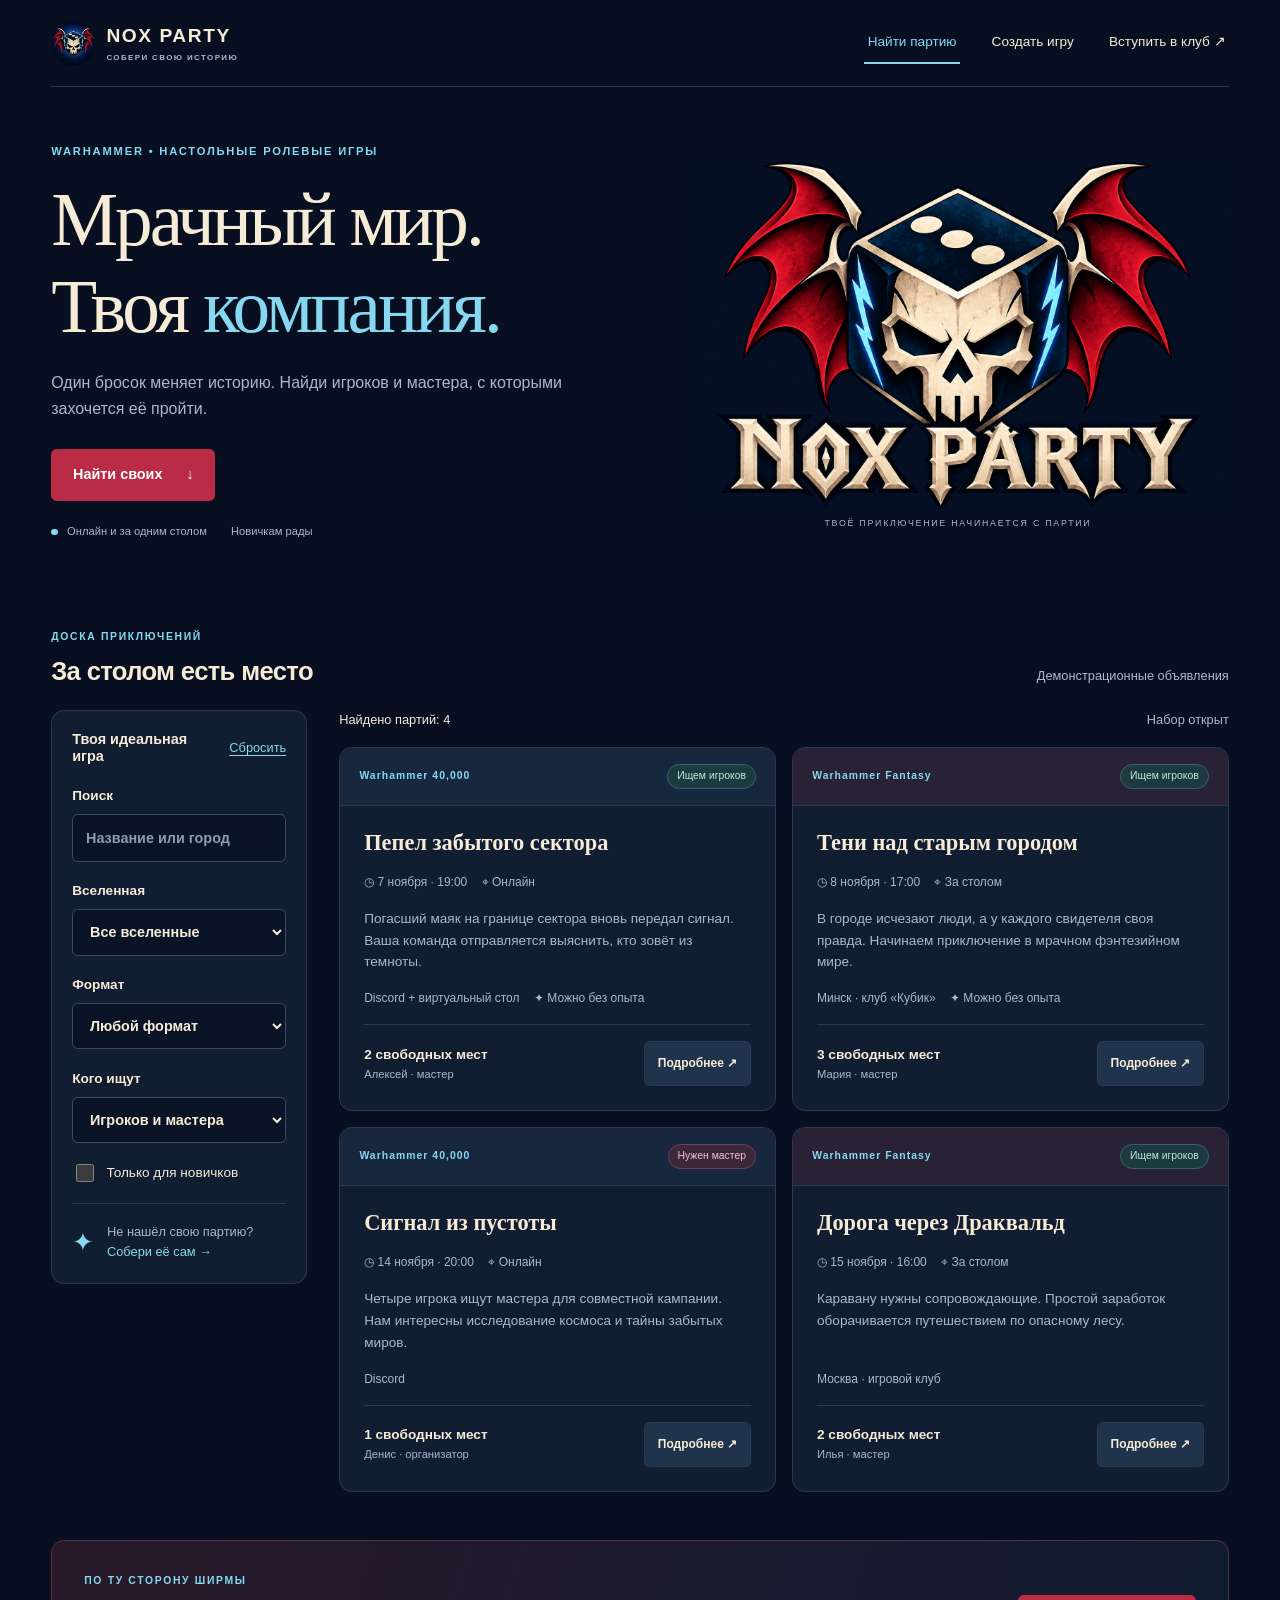
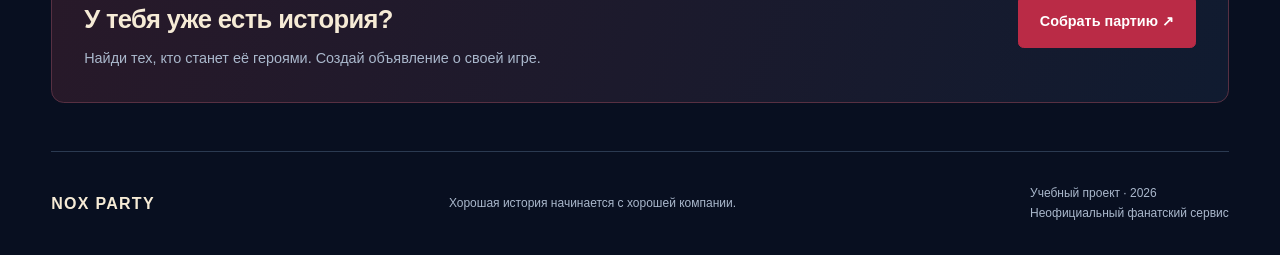
<file: index.html>
<!DOCTYPE html>
<html lang="ru">
<head>
  <meta charset="UTF-8">
  <meta name="viewport" content="width=device-width, initial-scale=1.0, maximum-scale=1.0, user-scalable=no">
  <meta name="theme-color" content="#080f20">
  <meta name="description" content="Nox Party — найди игроков и мастера для настольной ролевой игры во вселенной Warhammer.">
  <title>Найти партию — Nox Party</title>
  <link rel="stylesheet" href="css/reset.css">
  <link rel="stylesheet" href="css/style.css">
  <script src="js/app.js" defer></script>
</head>
<body data-page="search">
<a class="skip" href="#main">Перейти к содержимому</a>
<header class="header"><a class="brand" href="index.html"><img src="assets/emblem.png" alt="" width="48" height="48"><span>NOX PARTY<small>СОБЕРИ СВОЮ ИСТОРИЮ</small></span></a><nav aria-label="Основная навигация"><a href="index.html" data-nav="search">Найти партию</a><a href="create.html" data-nav="create">Создать игру</a><a href="profile.html" data-nav="profile" id="profile-link">Вступить в клуб <span>↗</span></a></nav></header>
<main id="main" tabindex="-1">
<section id="search" class="screen">
 <div class="hero"><div class="hero-copy"><p class="eyebrow">WARHAMMER • НАСТОЛЬНЫЕ РОЛЕВЫЕ ИГРЫ</p><h1>Мрачный мир.<br>Твоя <em>компания.</em></h1><p class="lead">Один бросок меняет историю. Найди игроков и мастера, с которыми захочется её пройти.</p><a class="button primary" href="#catalog">Найти своих <span>↓</span></a><div class="hero-notes"><span><i></i> Онлайн и за одним столом</span><span>Новичкам рады</span></div></div><div class="hero-art"><img src="assets/logo.png" alt="Nox Party: игральный куб с черепом и красными крыльями"><span class="art-caption">ТВОЁ ПРИКЛЮЧЕНИЕ НАЧИНАЕТСЯ С ПАРТИИ</span></div></div>
 <div id="catalog" class="section-title"><div><p class="eyebrow">ДОСКА ПРИКЛЮЧЕНИЙ</p><h2>За столом есть место</h2></div><span class="muted">Демонстрационные объявления</span></div>
 <div class="catalog-layout"><aside class="filters" aria-label="Фильтры партий"><div class="filter-heading"><h3>Твоя идеальная игра</h3><button class="text-button" id="reset-filters" type="button">Сбросить</button></div><label>Поиск<input id="query" type="search" placeholder="Название или город"></label><label>Вселенная<select id="setting"><option value="">Все вселенные</option><option>Warhammer 40,000</option><option>Warhammer Fantasy</option></select></label><label>Формат<select id="format"><option value="">Любой формат</option><option>Онлайн</option><option>За столом</option></select></label><label>Кого ищут<select id="role"><option value="">Игроков и мастера</option><option value="Игрок">Игроков</option><option value="Мастер">Мастера</option></select></label><label class="check"><input id="newbie" type="checkbox"> Только для новичков</label><div class="filter-tip"><span>✦</span><p>Не нашёл свою партию?<br><a href="create.html">Собери её сам →</a></p></div></aside><div class="results"><div class="results-heading"><p id="result-count" role="status"></p><span class="muted">Набор открыт</span></div><div id="cards" class="cards"></div><div id="empty" class="empty"><h3>Пока нет совпадений</h3><p>Попробуй другой формат или убери часть фильтров.</p><button class="button" id="empty-reset">Сбросить фильтры</button></div></div></div>
 <div class="bottom-banner"><div><p class="eyebrow">ПО ТУ СТОРОНУ ШИРМЫ</p><h2>У тебя уже есть история?</h2><p>Найди тех, кто станет её героями. Создай объявление о своей игре.</p></div><a class="button primary" href="create.html">Собрать партию ↗</a></div>
</section>
</main>
<footer><a class="brand footer-brand" href="index.html">NOX PARTY</a><p>Хорошая история начинается с хорошей компании.</p><span>Учебный проект · 2026<br>Неофициальный фанатский сервис</span></footer><div id="toast" role="status" class="toast" hidden></div>
</body></html>
</file>
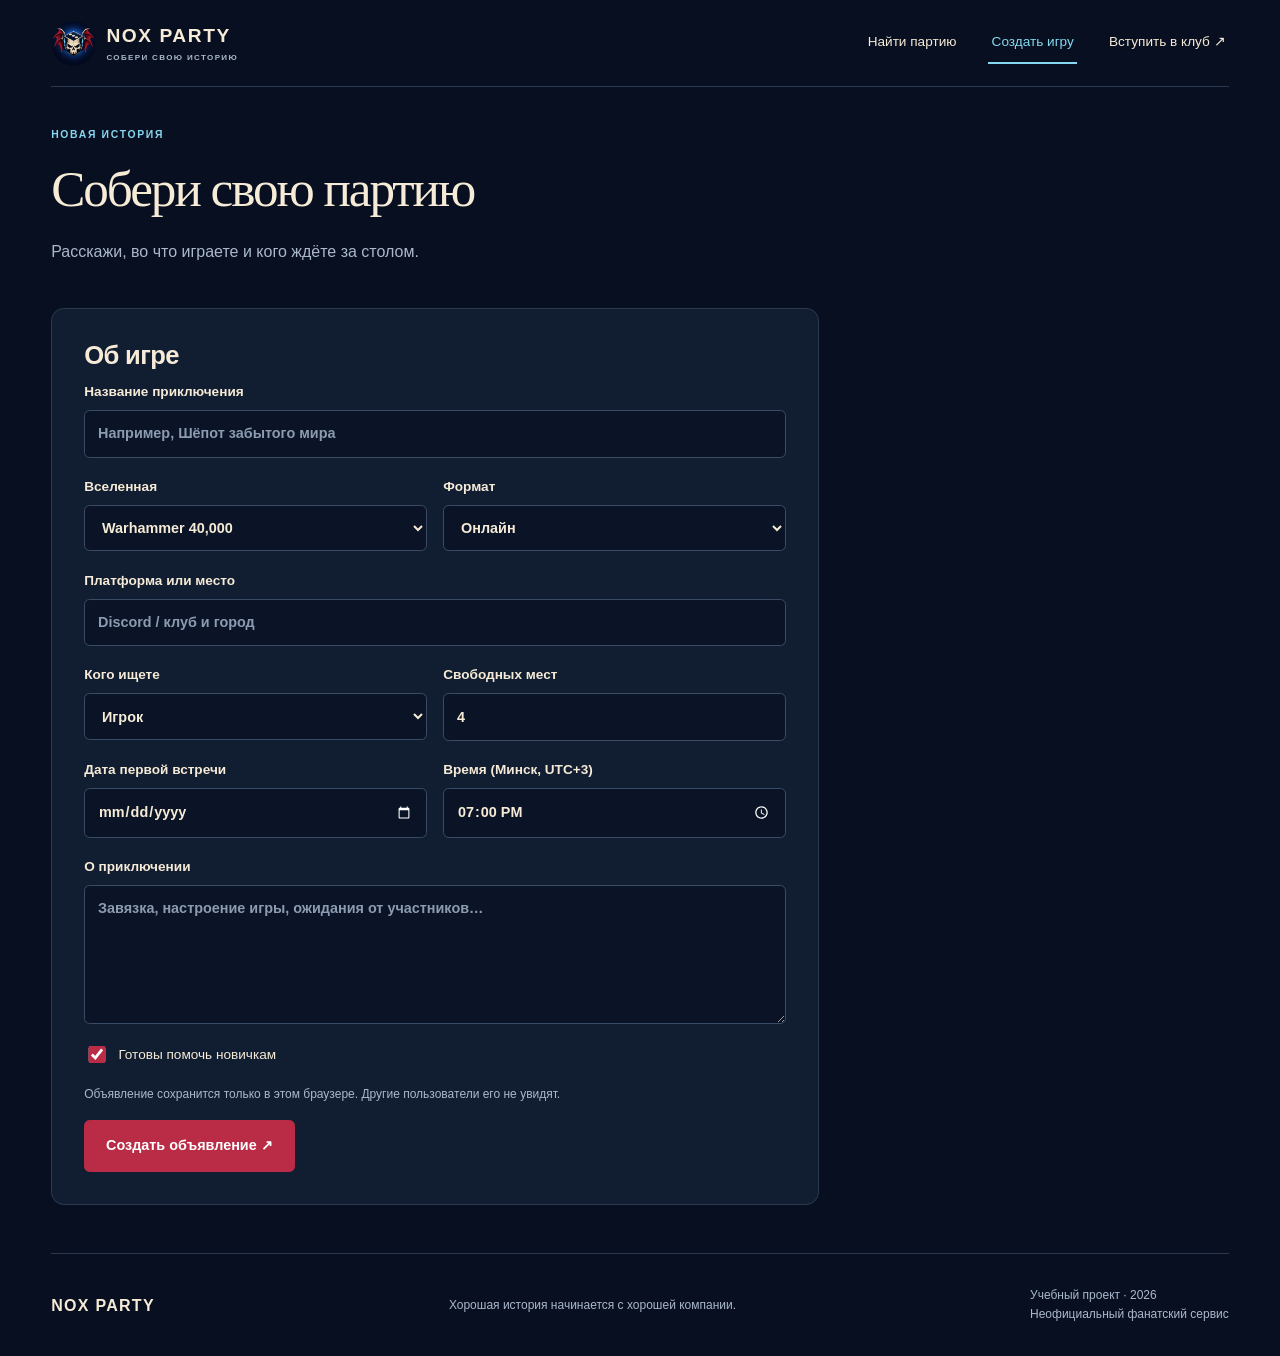
<file: create.html>
<!DOCTYPE html>
<html lang="ru">
<head>
  <meta charset="UTF-8">
  <meta name="viewport" content="width=device-width, initial-scale=1.0, maximum-scale=1.0, user-scalable=no">
  <meta name="theme-color" content="#080f20">
  <meta name="description" content="Nox Party — найди игроков и мастера для настольной ролевой игры во вселенной Warhammer.">
  <title>Создать игру — Nox Party</title>
  <link rel="stylesheet" href="css/reset.css">
  <link rel="stylesheet" href="css/style.css">
  <script src="js/app.js" defer></script>
</head>
<body data-page="create">
<a class="skip" href="#main">Перейти к содержимому</a>
<header class="header"><a class="brand" href="index.html"><img src="assets/emblem.png" alt="" width="48" height="48"><span>NOX PARTY<small>СОБЕРИ СВОЮ ИСТОРИЮ</small></span></a><nav aria-label="Основная навигация"><a href="index.html" data-nav="search">Найти партию</a><a href="create.html" data-nav="create">Создать игру</a><a href="profile.html" data-nav="profile" id="profile-link">Вступить в клуб <span>↗</span></a></nav></header>
<main id="main" tabindex="-1">
<section id="create" class="screen"><div class="page-heading"><p class="eyebrow">НОВАЯ ИСТОРИЯ</p><h1>Собери свою партию</h1><p class="lead">Расскажи, во что играете и кого ждёте за столом.</p></div><form id="create-form" class="panel create-panel"><h2>Об игре</h2><label>Название приключения<input name="title" required minlength="4" maxlength="70" placeholder="Например, Шёпот забытого мира"></label><div class="two-fields"><label>Вселенная<select name="setting"><option>Warhammer 40,000</option><option>Warhammer Fantasy</option></select></label><label>Формат<select name="format" id="create-format"><option>Онлайн</option><option>За столом</option></select></label></div><label id="place-label">Платформа или место<input name="place" required maxlength="70" placeholder="Discord / клуб и город"></label><div class="two-fields"><label>Кого ищете<select name="role"><option>Игрок</option><option>Мастер</option></select></label><label>Свободных мест<input name="seats" required type="number" min="1" max="12" value="4"></label></div><div class="two-fields"><label>Дата первой встречи<input name="date" required type="date"></label><label>Время (Минск, UTC+3)<input name="time" required type="time" value="19:00"></label></div><label>О приключении<textarea name="description" required minlength="20" maxlength="1000" rows="5" placeholder="Завязка, настроение игры, ожидания от участников…"></textarea></label><label class="check"><input type="checkbox" name="newbie" checked> Готовы помочь новичкам</label><p class="form-note">Объявление сохранится только в этом браузере. Другие пользователи его не увидят.</p><button class="button primary" type="submit">Создать объявление ↗</button></form></section>
</main>
<footer><a class="brand footer-brand" href="index.html">NOX PARTY</a><p>Хорошая история начинается с хорошей компании.</p><span>Учебный проект · 2026<br>Неофициальный фанатский сервис</span></footer><div id="toast" role="status" class="toast" hidden></div>
</body></html>
</file>
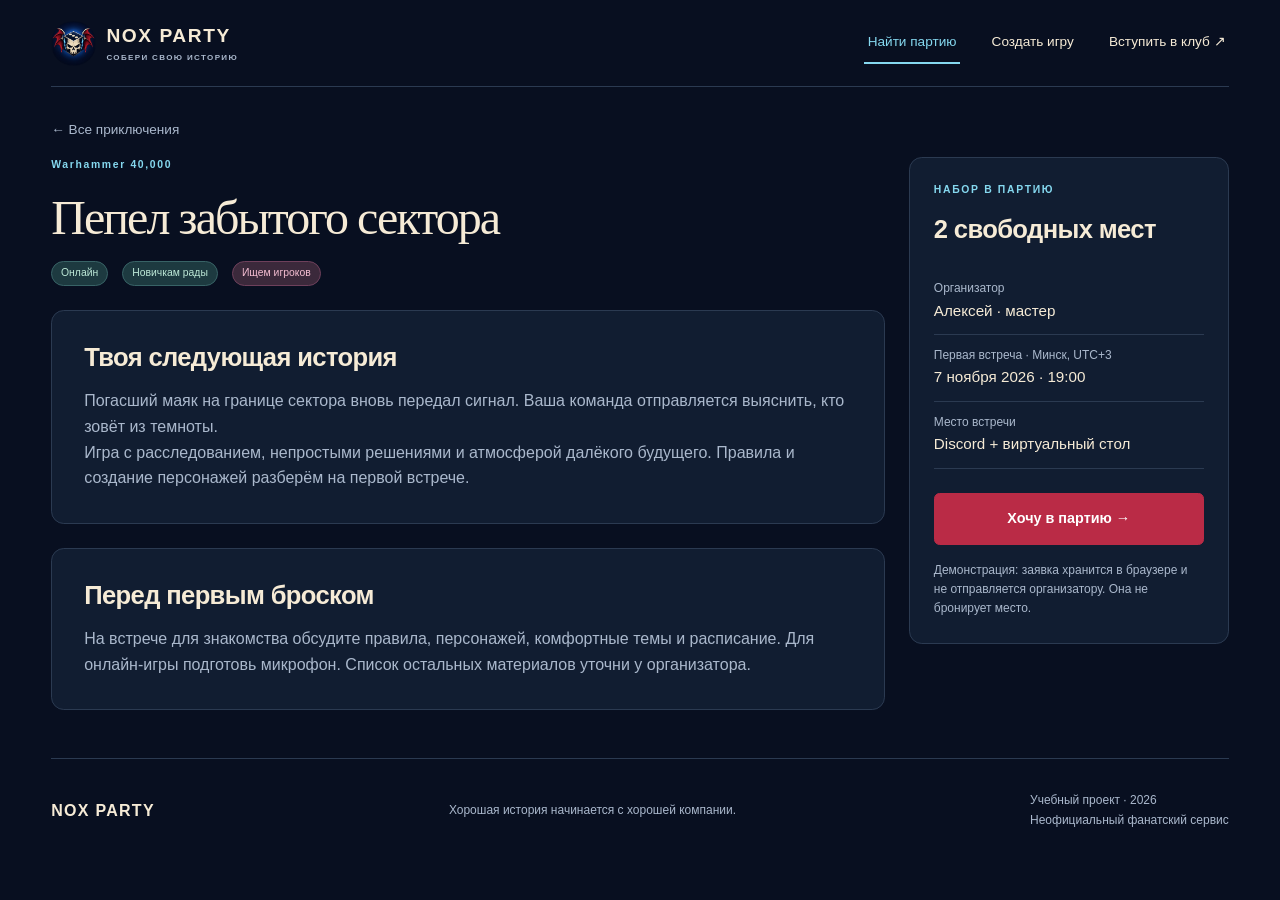
<file: party.html>
<!DOCTYPE html>
<html lang="ru">
<head>
  <meta charset="UTF-8">
  <meta name="viewport" content="width=device-width, initial-scale=1.0, maximum-scale=1.0, user-scalable=no">
  <meta name="theme-color" content="#080f20">
  <meta name="description" content="Nox Party — найди игроков и мастера для настольной ролевой игры во вселенной Warhammer.">
  <title>Карточка игры — Nox Party</title>
  <link rel="stylesheet" href="css/reset.css">
  <link rel="stylesheet" href="css/style.css">
  <script src="js/app.js" defer></script>
</head>
<body data-page="detail">
<a class="skip" href="#main">Перейти к содержимому</a>
<header class="header"><a class="brand" href="index.html"><img src="assets/emblem.png" alt="" width="48" height="48"><span>NOX PARTY<small>СОБЕРИ СВОЮ ИСТОРИЮ</small></span></a><nav aria-label="Основная навигация"><a href="index.html" data-nav="search">Найти партию</a><a href="create.html" data-nav="create">Создать игру</a><a href="profile.html" data-nav="profile" id="profile-link">Вступить в клуб <span>↗</span></a></nav></header>
<main id="main" tabindex="-1">
<section id="detail" class="screen"></section>
</main>
<footer><a class="brand footer-brand" href="index.html">NOX PARTY</a><p>Хорошая история начинается с хорошей компании.</p><span>Учебный проект · 2026<br>Неофициальный фанатский сервис</span></footer><div id="toast" role="status" class="toast" hidden></div>
</body></html>
</file>
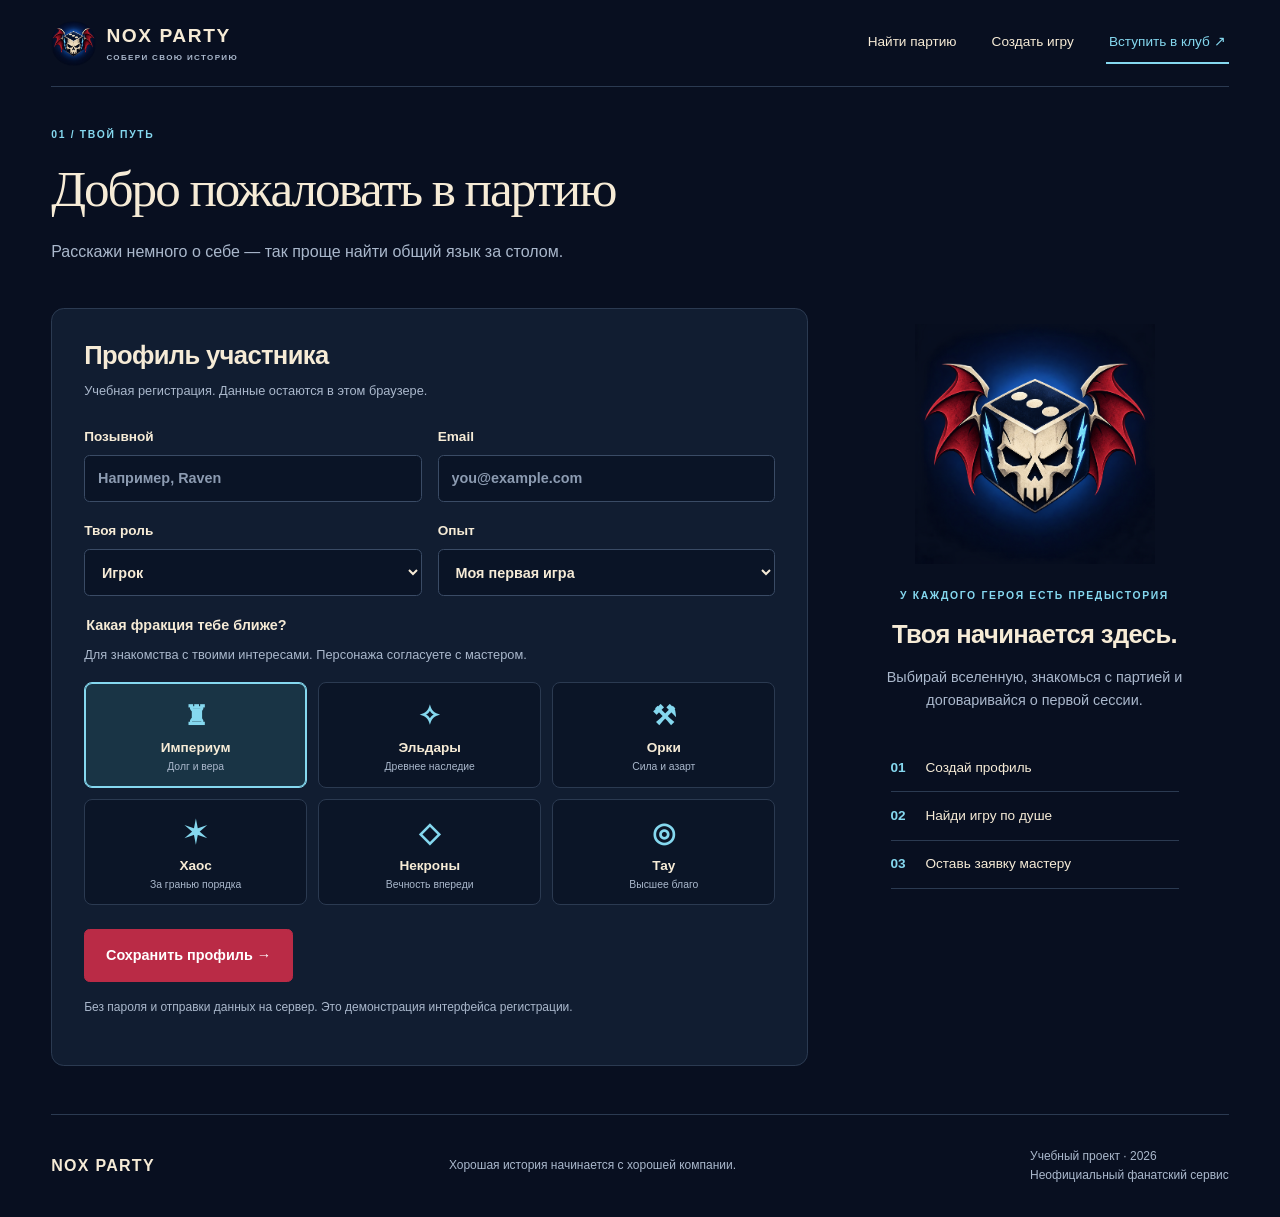
<file: profile.html>
<!DOCTYPE html>
<html lang="ru">
<head>
  <meta charset="UTF-8">
  <meta name="viewport" content="width=device-width, initial-scale=1.0, maximum-scale=1.0, user-scalable=no">
  <meta name="theme-color" content="#080f20">
  <meta name="description" content="Nox Party — найди игроков и мастера для настольной ролевой игры во вселенной Warhammer.">
  <title>Регистрация и профиль — Nox Party</title>
  <link rel="stylesheet" href="css/reset.css">
  <link rel="stylesheet" href="css/style.css">
  <script src="js/app.js" defer></script>
</head>
<body data-page="profile">
<a class="skip" href="#main">Перейти к содержимому</a>
<header class="header"><a class="brand" href="index.html"><img src="assets/emblem.png" alt="" width="48" height="48"><span>NOX PARTY<small>СОБЕРИ СВОЮ ИСТОРИЮ</small></span></a><nav aria-label="Основная навигация"><a href="index.html" data-nav="search">Найти партию</a><a href="create.html" data-nav="create">Создать игру</a><a href="profile.html" data-nav="profile" id="profile-link">Вступить в клуб <span>↗</span></a></nav></header>
<main id="main" tabindex="-1">
<section id="profile" class="screen"><div class="page-heading"><p class="eyebrow">01 / ТВОЙ ПУТЬ</p><h1 id="profile-title">Добро пожаловать<br>в партию</h1><p class="lead">Расскажи немного о себе — так проще найти общий язык за столом.</p></div><div class="form-layout"><form id="profile-form" class="panel"><h2>Профиль участника</h2><p class="muted">Учебная регистрация. Данные остаются в этом браузере.</p><div class="two-fields"><label>Позывной<input name="nickname" required minlength="2" maxlength="30" autocomplete="nickname" placeholder="Например, Raven"></label><label>Email<input name="email" required type="email" autocomplete="email" placeholder="you@example.com"></label></div><div class="two-fields"><label>Твоя роль<select name="role"><option>Игрок</option><option>Мастер</option><option>Игрок и мастер</option></select></label><label>Опыт<select name="experience"><option>Моя первая игра</option><option>Несколько приключений</option><option>Опытный участник</option></select></label></div><fieldset><legend>Какая фракция тебе ближе?</legend><p class="muted">Для знакомства с твоими интересами. Персонажа согласуете с мастером.</p><div class="factions"><label><input type="radio" name="faction" value="Империум" checked><span>♜<b>Империум</b><small>Долг и вера</small></span></label><label><input type="radio" name="faction" value="Эльдары"><span>✧<b>Эльдары</b><small>Древнее наследие</small></span></label><label><input type="radio" name="faction" value="Орки"><span>⚒<b>Орки</b><small>Сила и азарт</small></span></label><label><input type="radio" name="faction" value="Хаос"><span>✶<b>Хаос</b><small>За гранью порядка</small></span></label><label><input type="radio" name="faction" value="Некроны"><span>◇<b>Некроны</b><small>Вечность впереди</small></span></label><label><input type="radio" name="faction" value="Тау"><span>◎<b>Тау</b><small>Высшее благо</small></span></label></div></fieldset><button class="button primary" type="submit">Сохранить профиль →</button><p class="form-note">Без пароля и отправки данных на сервер. Это демонстрация интерфейса регистрации.</p><button id="delete-profile" type="button" class="text-button" hidden>Удалить локальный профиль</button></form><aside class="profile-aside"><img src="assets/emblem.png" alt="Эмблема Nox Party"><p class="eyebrow">У КАЖДОГО ГЕРОЯ ЕСТЬ ПРЕДЫСТОРИЯ</p><h2>Твоя начинается здесь.</h2><p>Выбирай вселенную, знакомься с партией и договаривайся о первой сессии.</p><div class="steps"><p><b>01</b> Создай профиль</p><p><b>02</b> Найди игру по душе</p><p><b>03</b> Оставь заявку мастеру</p></div></aside></div></section>
</main>
<footer><a class="brand footer-brand" href="index.html">NOX PARTY</a><p>Хорошая история начинается с хорошей компании.</p><span>Учебный проект · 2026<br>Неофициальный фанатский сервис</span></footer><div id="toast" role="status" class="toast" hidden></div>
</body></html>
</file>
<file: css/style.css>
:root{color-scheme:dark;--bg:#080f20;--surface:#111d31;--line:#2b3a51;--text:#f6ebd6;--muted:#aab8cc;--red:#ba2b46;--cyan:#85d8ef;--radius:.8rem}html{scroll-behavior:smooth;scroll-padding-top:2rem}body{background:var(--bg);color:var(--text);font-family:Arial,sans-serif;font-size:1rem;line-height:1.6}a{text-decoration:none}button{border:0}a,button,input,select,textarea{touch-action:manipulation}a:focus-visible,button:focus-visible,input:focus-visible,select:focus-visible,textarea:focus-visible{outline:.15rem solid var(--cyan);outline-offset:.2rem}.skip{position:absolute;top:-5rem;left:1rem;padding:1rem;background:var(--text);color:var(--bg);z-index:10}.skip:focus{top:1rem}.header,main,footer{width:92%;max-width:80rem;margin:auto}.header{display:flex;flex-wrap:wrap;align-items:center;justify-content:space-between;gap:1rem;padding:1.1rem 0;border-bottom:.0625rem solid var(--line)}.brand{display:flex;align-items:center;gap:.65rem;font-size:1.2rem;font-weight:800;letter-spacing:.08em}.brand img{width:2.8rem;height:2.8rem;object-fit:cover;border-radius:50%}.brand small{display:block;font-size:.5rem;letter-spacing:.17em;color:var(--muted)}nav{display:flex;width:100%;justify-content:space-between;gap:.4rem}nav a{font-size:.8rem;padding:.55rem .2rem;border-bottom:.125rem solid transparent}nav a.active{color:var(--cyan);border-bottom-color:var(--cyan)}nav a:hover{color:var(--cyan)}nav span{display:none}.hero{display:flex;flex-direction:column;padding:2.7rem 0 1.5rem;gap:1rem}.eyebrow{font-size:.65rem;font-weight:700;letter-spacing:.16em;color:var(--cyan);margin-bottom:1rem}h1,h2,h3{line-height:1.15}h1{font-family:Georgia,serif;font-size:2.65rem;font-weight:400;letter-spacing:-.04em}h1 em{font-style:normal;color:var(--cyan)}h2{font-size:1.6rem;font-weight:600;letter-spacing:-.025em}h3{font-size:1.05rem}p.lead{max-width:34rem;font-size:1rem;color:var(--muted);margin:1.25rem 0 1.7rem}.button{display:inline-flex;align-items:center;justify-content:center;gap:1.5rem;padding:.85rem 1.3rem;background:#20334d;border:.0625rem solid var(--line);border-radius:.35rem;font-weight:700;font-size:.9rem;min-height:2.8rem;transition:background .15s,transform .15s}.button:hover{background:#304866;transform:translateY(-.1rem)}.button.primary{background:var(--red);border-color:var(--red);color:#fff}.button.primary:hover{background:#d03855}.hero-notes{display:flex;flex-wrap:wrap;gap:.8rem;font-size:.7rem;color:var(--muted);margin-top:1.4rem}.hero-notes i{display:inline-block;background:var(--cyan);width:.4rem;height:.4rem;border-radius:50%;margin-right:.4rem}.hero-art{position:relative;max-width:36rem;align-self:center}.hero-art img{width:100%}.art-caption{display:block;text-align:center;font-size:.55rem;letter-spacing:.2em;color:var(--muted)}.section-title{display:flex;flex-wrap:wrap;align-items:end;justify-content:space-between;gap:1rem;margin:2rem 0 1.5rem}.section-title .eyebrow{margin-bottom:.7rem}.muted{color:var(--muted);font-size:.8rem}.catalog-layout{display:flex;flex-direction:column;gap:1.5rem}.filters,.panel{padding:1.25rem;border:.0625rem solid var(--line);border-radius:var(--radius);background:var(--surface)}.filter-heading{display:flex;justify-content:space-between;align-items:center;gap:.5rem;margin-bottom:1.3rem}.filter-heading h3{font-size:.9rem}.text-button{background:none;color:var(--cyan);padding:.4rem 0;font-size:.8rem;text-decoration:underline;text-underline-offset:.2rem}label{display:flex;flex-direction:column;gap:.45rem;font-size:.85rem;font-weight:600;margin-bottom:1.15rem}input,select,textarea{width:100%;min-width:0;min-height:2.9rem;padding:.7rem .8rem;background:#0a1426;color:var(--text);border:.0625rem solid #3a4b65;border-radius:.35rem;font-size:.9rem}input::placeholder,textarea::placeholder{color:#8c9bb1}textarea{resize:vertical}.check{flex-direction:row;align-items:center;font-weight:400;gap:.6rem}.check input{width:1.1rem;min-height:1.1rem;accent-color:var(--red)}.filter-tip{display:flex;gap:.8rem;border-top:.0625rem solid var(--line);padding-top:1.1rem;color:var(--muted);font-size:.8rem}.filter-tip>span{color:var(--cyan);font-size:1.6rem}.filter-tip a{color:var(--cyan)}.results{flex:1;min-width:0}.results-heading{display:flex;justify-content:space-between;gap:.6rem;margin-bottom:1rem;font-size:.8rem}.cards{display:flex;flex-wrap:wrap;gap:1rem}.card{flex:1 1 100%;min-width:0;display:flex;flex-direction:column;border:.0625rem solid var(--line);background:var(--surface);border-radius:var(--radius);overflow:hidden;transition:border-color .2s}.card:hover{border-color:#6a819e}.card-top{display:flex;align-items:center;justify-content:space-between;background:#17283e;padding:1rem 1.2rem;border-bottom:.0625rem solid var(--line);gap:.6rem}.card-top.fantasy{background:#292235}.world{font-size:.65rem;font-weight:700;letter-spacing:.1em;color:var(--cyan)}.badge{font-size:.65rem;padding:.2rem .55rem;background:#1d3a40;border:.0625rem solid #386366;border-radius:2rem;color:#bde9d7;white-space:nowrap}.badge.master{background:#3b293b;color:#f4bdd1;border-color:#6e405b}.card-body{padding:1.2rem;display:flex;flex-direction:column;flex:1;gap:1rem}.card h3{font-family:Georgia,serif;font-size:1.4rem;line-height:1.2;overflow-wrap:anywhere}.card-description{color:var(--muted);font-size:.85rem;flex:1}.facts{display:flex;flex-wrap:wrap;gap:.4rem .9rem;font-size:.75rem;color:var(--muted)}.card-bottom{display:flex;align-items:center;justify-content:space-between;border-top:.0625rem solid var(--line);padding-top:1rem;gap:1rem}.seat-count{font-size:.7rem;color:var(--muted)}.seat-count strong{color:var(--text);display:block;font-size:.85rem}.card .button{font-size:.75rem;padding:.5rem .8rem;gap:.5rem}.empty{padding:3rem 1rem;text-align:center;border:.0625rem dashed var(--line);border-radius:var(--radius)}.empty p{margin:1rem 0;color:var(--muted)}.bottom-banner{display:flex;flex-direction:column;align-items:start;gap:1.5rem;margin:3rem 0;padding:1.5rem;border:.0625rem solid #573042;background:linear-gradient(110deg,#281929,#101b30);border-radius:var(--radius)}.bottom-banner p:not(.eyebrow){color:var(--muted);font-size:.9rem;margin-top:.8rem}.page-heading{padding:2.5rem 0 1rem}.page-heading h1{font-size:2.4rem}.form-layout{display:flex;flex-direction:column;gap:2rem}.panel h2{margin-bottom:.7rem}.panel>.muted{margin-bottom:1.5rem}.two-fields{display:flex;flex-direction:column}.two-fields label{flex:1;min-width:0}legend{font-weight:600;font-size:.9rem;margin:.5rem 0}.factions{display:flex;flex-wrap:wrap;gap:.7rem;margin:1rem 0 1.5rem}.factions label{flex:1 1 43%;margin:0;position:relative}.factions input{position:absolute;opacity:0;width:1rem;min-height:1rem;top:.5rem;left:.5rem}.factions span{display:flex;flex-direction:column;align-items:center;border:.0625rem solid var(--line);border-radius:.5rem;padding:.7rem;background:#0b1527;color:var(--cyan);font-size:1.7rem}.factions b{font-size:.85rem;color:var(--text)}.factions small{font-size:.65rem;color:var(--muted);font-weight:400}.factions input:checked+span{border-color:var(--cyan);background:#193445;box-shadow:inset 0 0 0 .0625rem var(--cyan)}.factions input:focus-visible+span{outline:.15rem solid white;outline-offset:.15rem}.form-note{font-size:.75rem;color:var(--muted);margin:1rem 0}.profile-aside{padding:1rem;text-align:center}.profile-aside img{width:15rem;margin:0 auto 1.5rem}.profile-aside>p:not(.eyebrow){color:var(--muted);margin:1rem 0;font-size:.9rem}.steps{text-align:left;max-width:18rem;margin:2rem auto}.steps p{padding:.8rem 0;border-bottom:.0625rem solid var(--line);font-size:.85rem}.steps b{color:var(--cyan);margin-right:1rem}.create-panel{max-width:48rem}.back{display:inline-block;color:var(--muted);font-size:.85rem;margin:2rem 0 1rem}.detail-layout{display:flex;flex-direction:column;gap:1.5rem}.detail-main{flex:1;min-width:0}.detail-main h1{font-size:2.4rem;margin:1rem 0;overflow-wrap:anywhere}.detail-main .panel{margin-top:1.5rem}.detail-main .panel p{margin-top:1rem;color:var(--muted);white-space:pre-line;overflow-wrap:anywhere}.detail-aside{background:var(--surface);border:.0625rem solid var(--line);border-radius:var(--radius);padding:1.5rem;align-self:start;width:100%}.detail-aside h2{margin-bottom:1.5rem}.detail-aside dl{margin:0 0 1.5rem}.detail-aside dl div{padding:.7rem 0;border-bottom:.0625rem solid var(--line)}dt{font-size:.75rem;color:var(--muted)}dd{margin:0;font-size:.95rem;overflow-wrap:anywhere}.detail-aside .button{width:100%}.detail-aside .form-note{margin-bottom:0}.applied{color:#bde9d7}.toast{position:fixed;bottom:1.5rem;left:50%;transform:translateX(-50%);width:90%;max-width:32rem;background:#eff4ec;color:#10222b;box-shadow:0 .5rem 3rem #0008;padding:1rem 1.3rem;border-radius:.5rem;font-size:.9rem;z-index:20}footer{display:flex;flex-direction:column;gap:1rem;border-top:.0625rem solid var(--line);padding:2rem 0;margin-top:3rem;color:var(--muted);font-size:.75rem}.footer-brand{font-size:1rem;color:var(--text)}
@media(min-width:48rem){.header{flex-wrap:nowrap;padding:1.3rem 0}nav{width:auto;gap:1.8rem}nav a{font-size:.85rem}nav span{display:inline}h1{font-size:3.8rem}.hero{flex-direction:row;align-items:center;gap:1rem;padding:3rem 0}.hero-copy{flex:1}.hero-art{width:46%}.hero .eyebrow{font-size:.6rem}.catalog-layout{flex-direction:row;align-items:start}.filters{flex:0 0 15rem}.card{flex-basis:calc(50% - .5rem)}.bottom-banner{flex-direction:row;justify-content:space-between;align-items:center;padding:2rem}.bottom-banner .button{flex-shrink:0}.two-fields{flex-direction:row;gap:1rem}.form-layout{flex-direction:row;align-items:start}.form-layout>.panel{flex:1}.profile-aside{width:33%}.factions label{flex-basis:29%}.panel{padding:2rem}.page-heading h1{font-size:3.2rem}.detail-layout{flex-direction:row}.detail-aside{width:20rem;flex-shrink:0}.detail-main h1{font-size:3rem}footer{flex-direction:row;justify-content:space-between;align-items:center}.hero-notes{font-size:.7rem}}
@media(min-width:70rem){h1{font-size:4.7rem}.hero{padding:3.5rem 0}.hero .eyebrow{font-size:.7rem}.lead{font-size:1.1rem}.catalog-layout{gap:2rem}.filters{flex-basis:16rem}.card-body{padding:1.5rem}.hero-notes{gap:1.5rem}}
@media(prefers-reduced-motion:reduce){html{scroll-behavior:auto}*,*::before,*::after{transition:none!important}}
</file>
